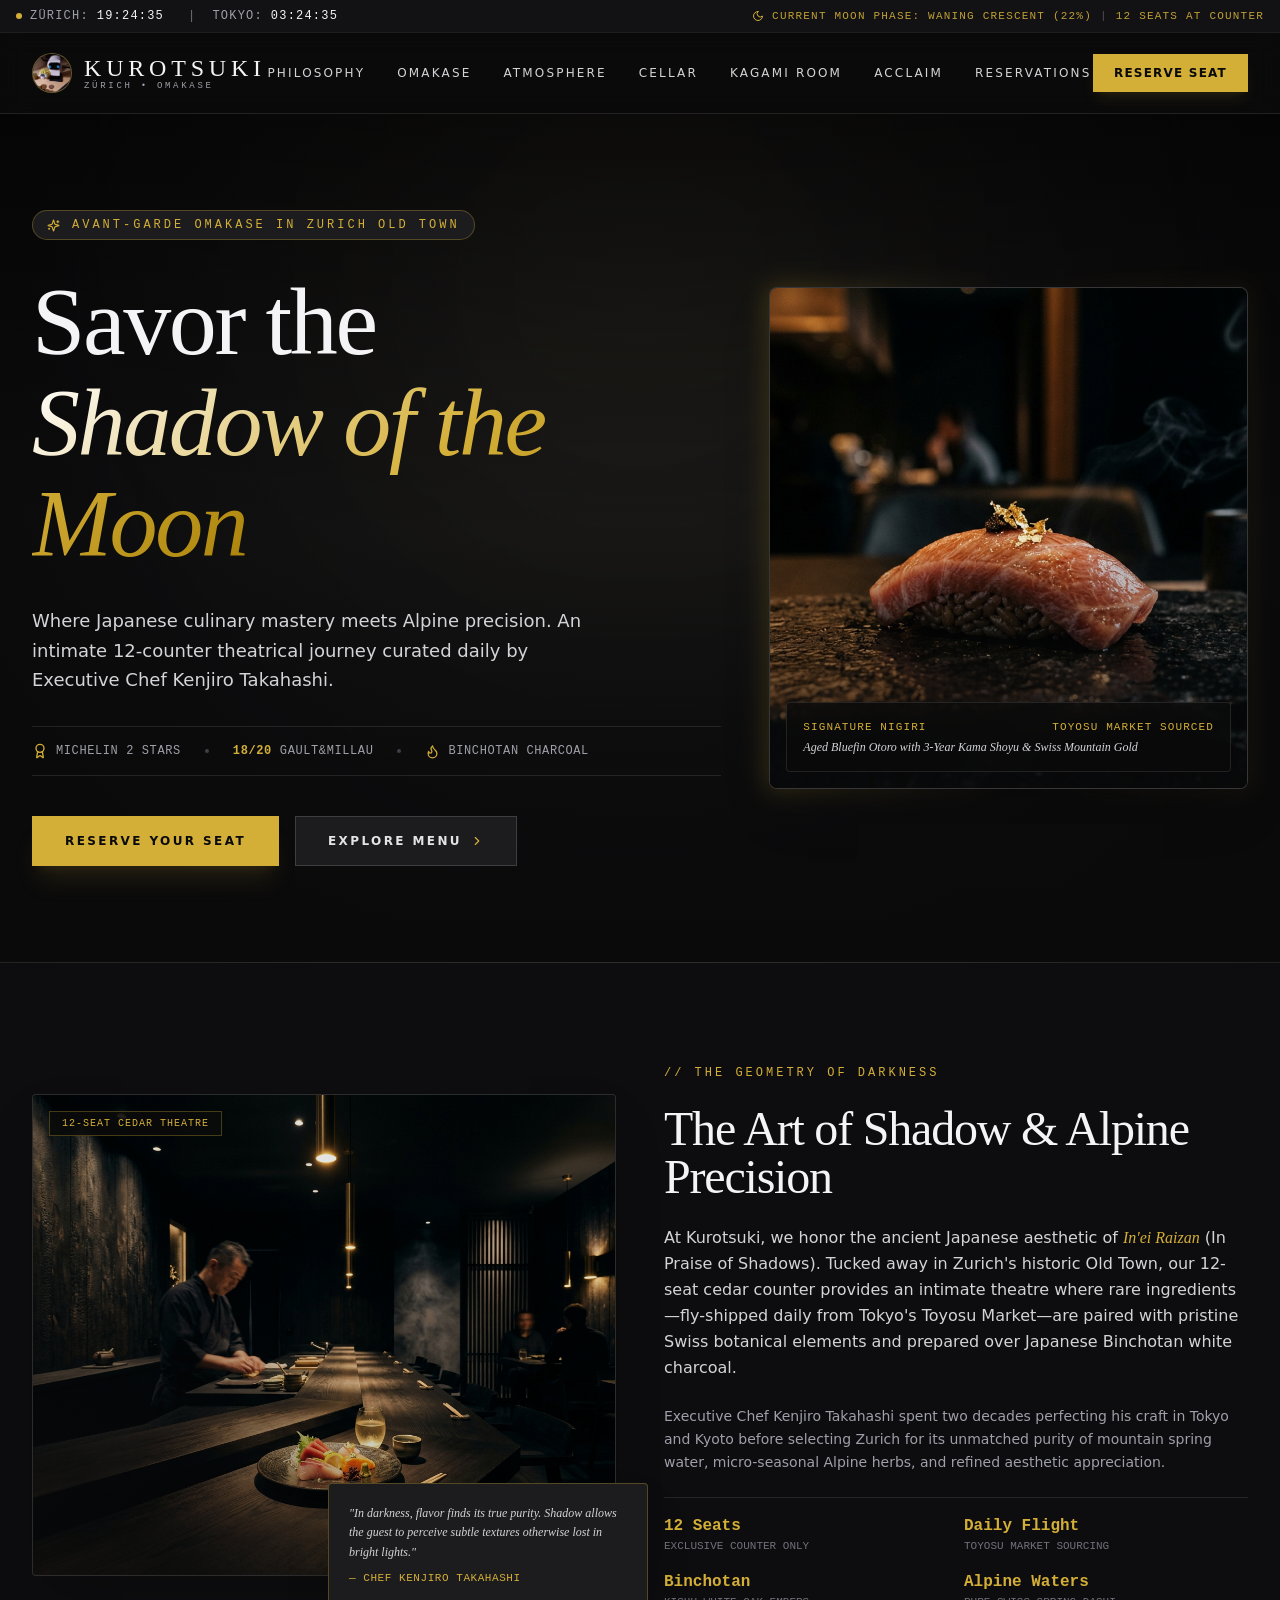
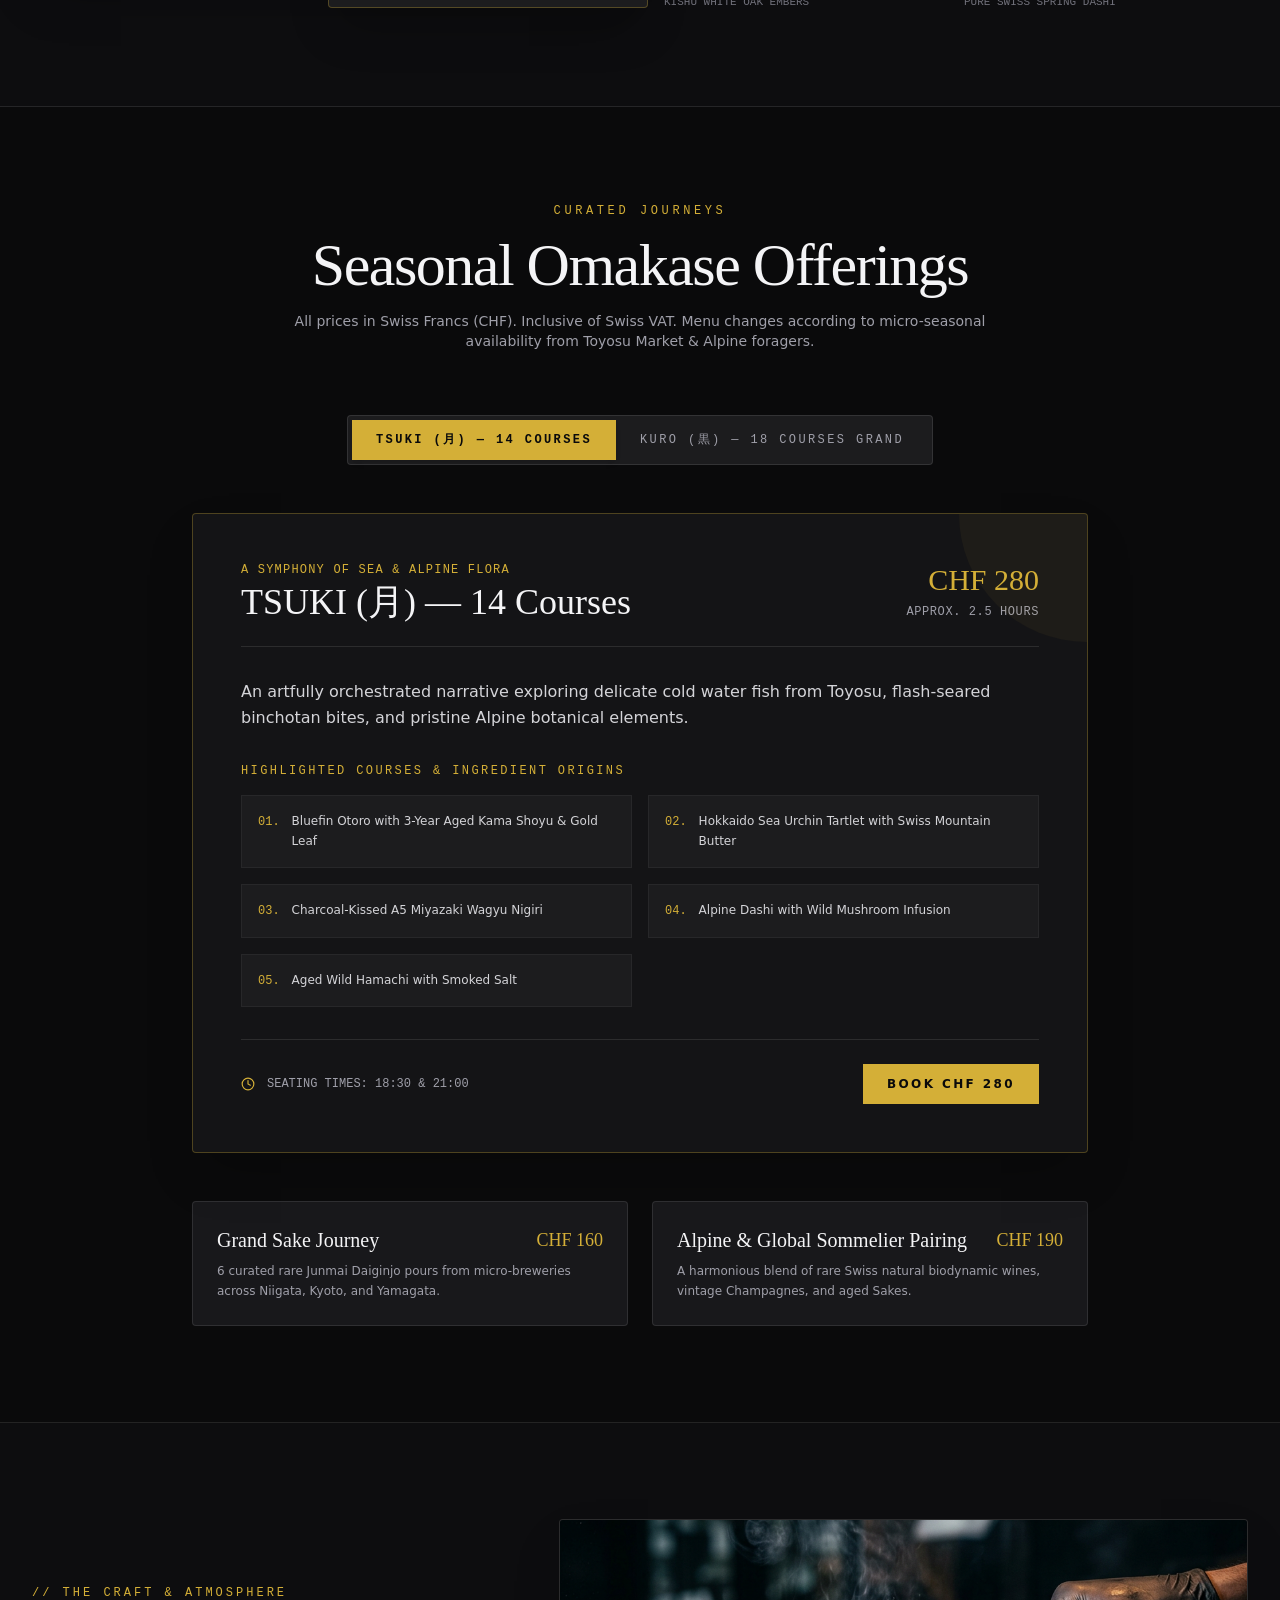
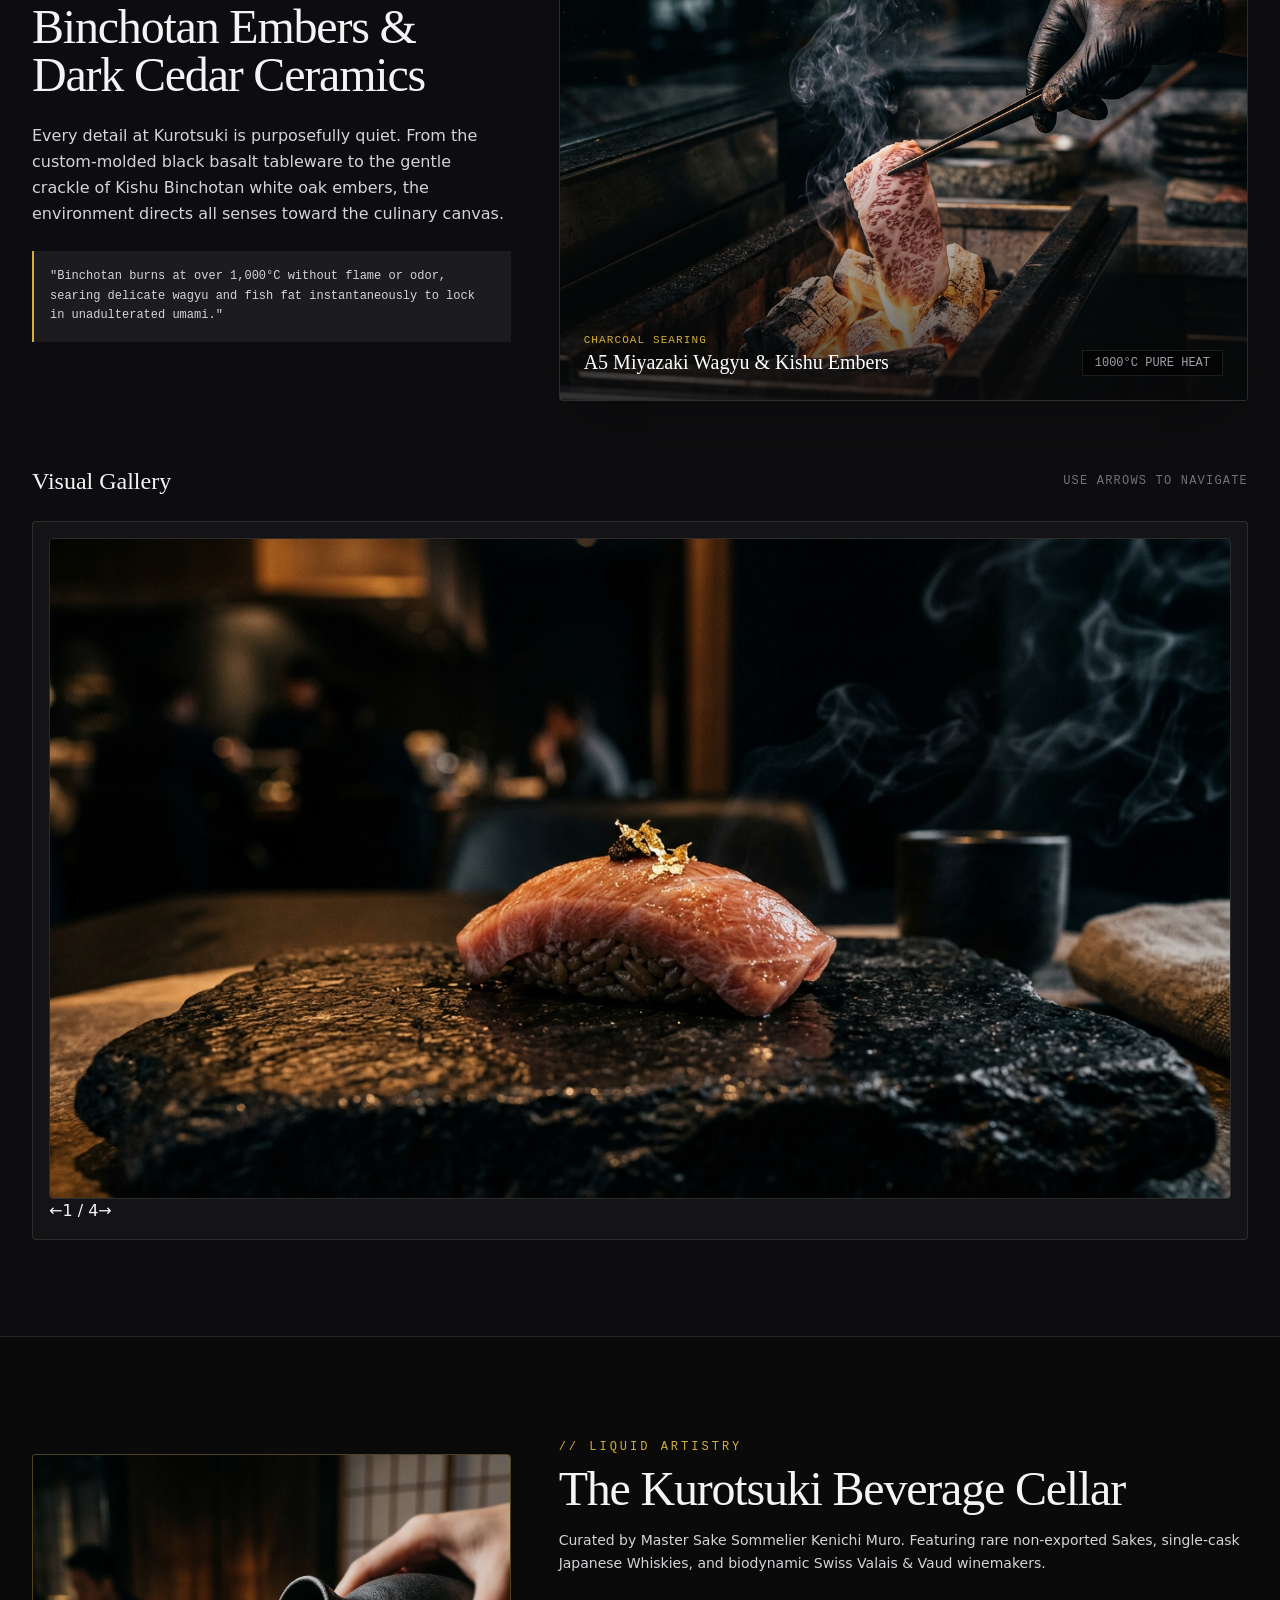
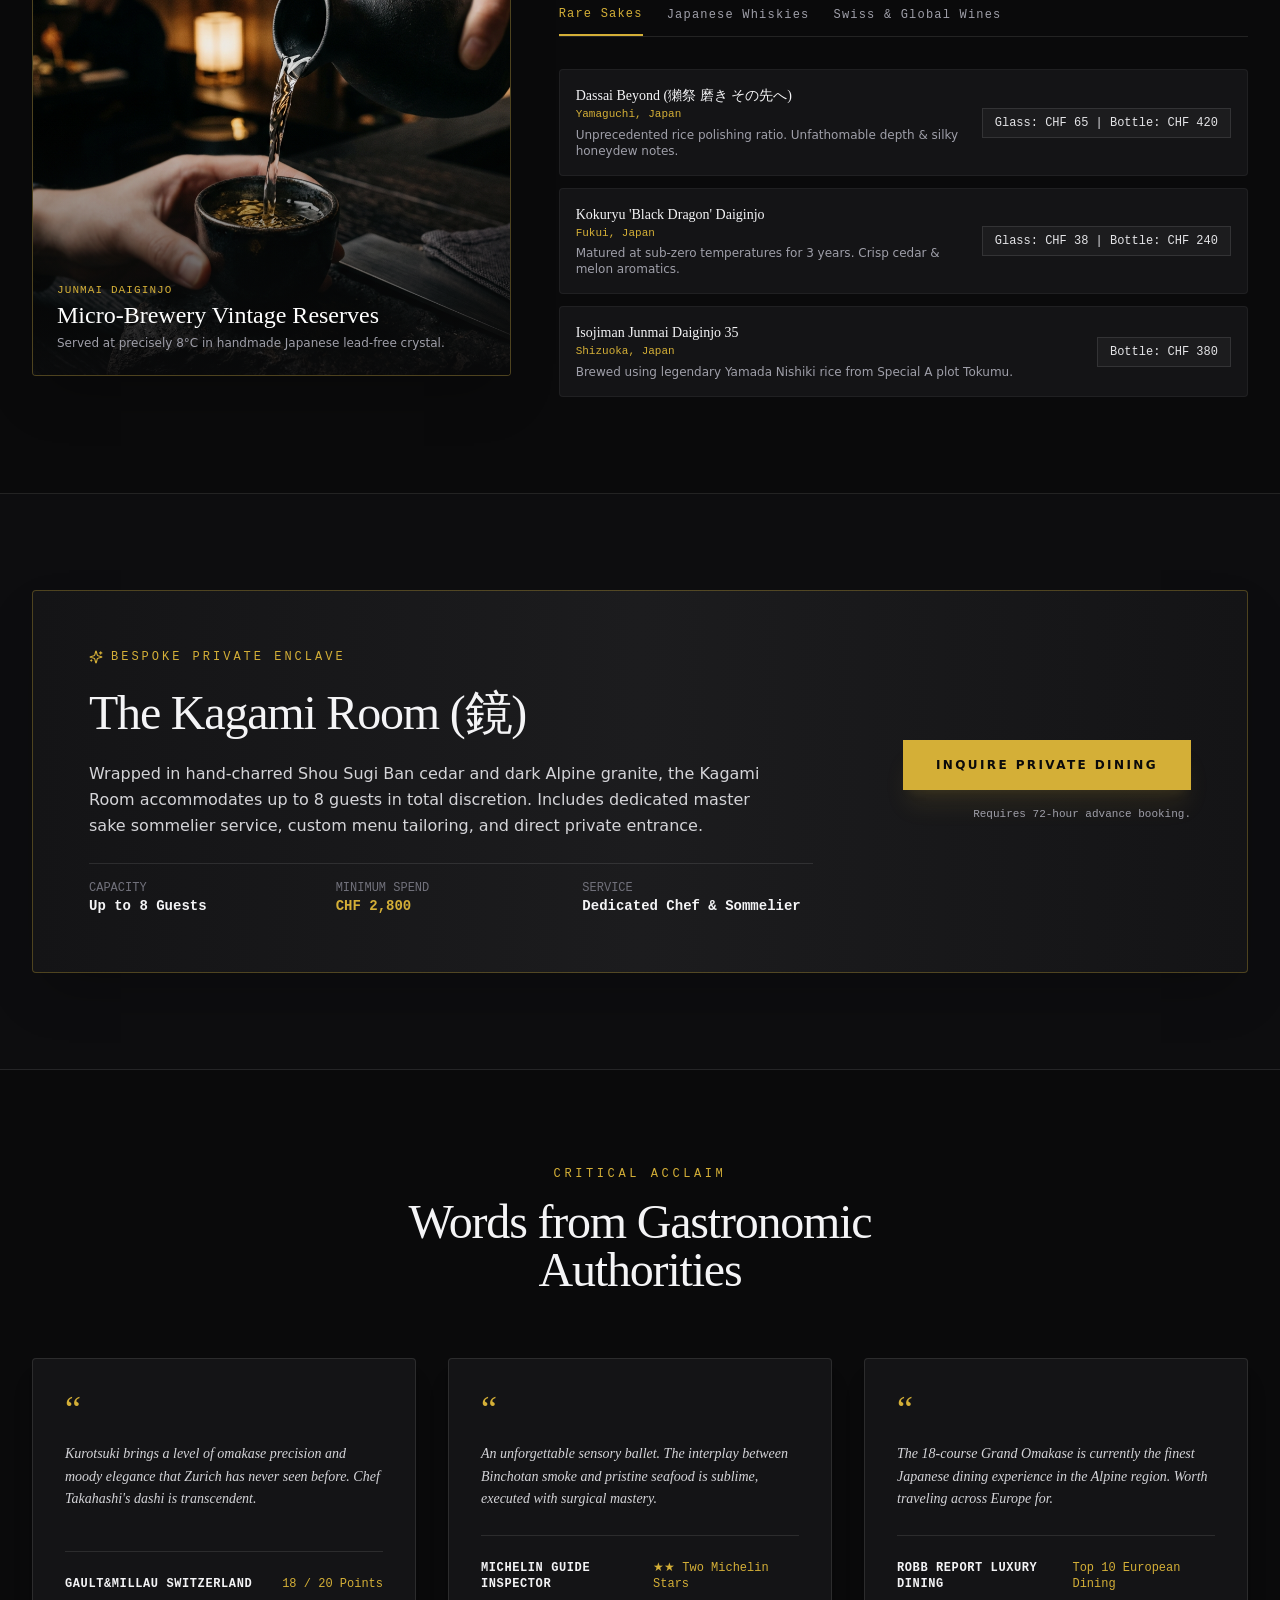
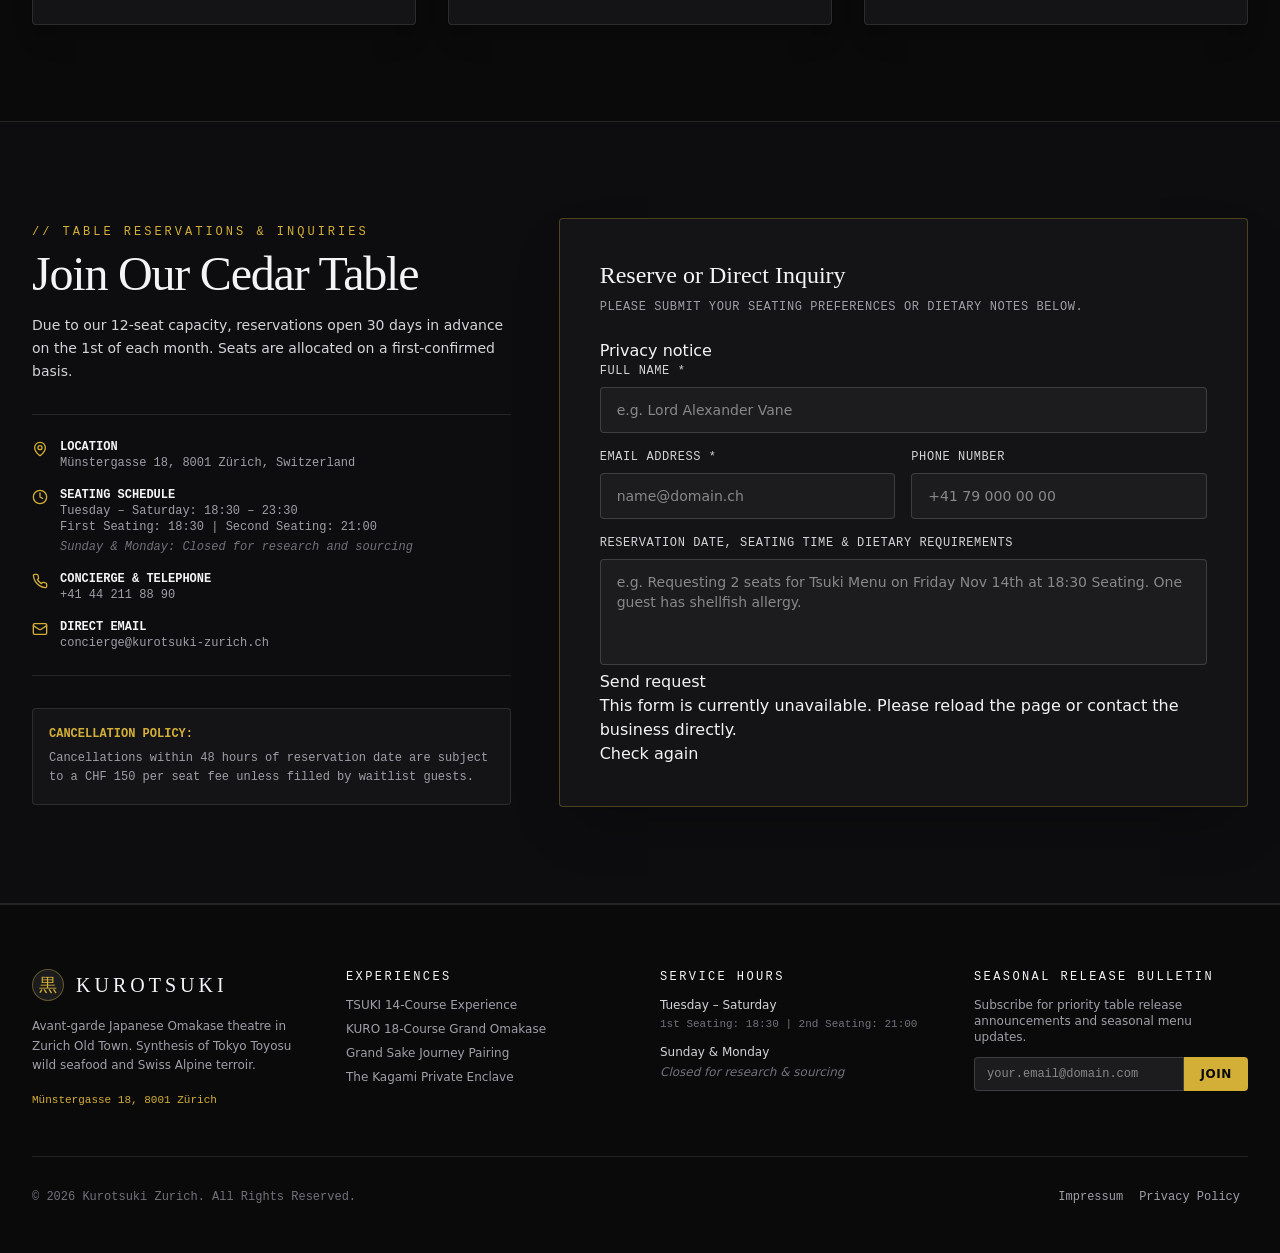
<file: index.html>
<!DOCTYPE html><html lang="en"><head><meta charset="UTF-8"><meta name="viewport" content="width=device-width,initial-scale=1.0"><meta name="theme-color" content="#111111"><title>Kurotsuki</title>  <script type="module" crossorigin="" src="./assets/index-BQl1YdFa.js"></script>
  <link rel="stylesheet" crossorigin="" href="./assets/index-BbRuBSQA.css">
<meta name="ezsites-version" content="i7l9khQAdhe9IdYIIWYNWz9JYHI3-create-02f9f6746663b0221f8cd4939208f114-ae-300351668c65506557ef4a21"></head><body><div id="root"></div><div id="ezsites-managed-legal" lang="en" role="contentinfo" aria-label="Legal Information" style="all:initial!important;font:14px/1.6 system-ui,sans-serif!important;color:#172033!important;display:block!important;position:relative!important;visibility:visible!important;opacity:1!important;padding:20px!important;background:#f5f6f8!important;text-align:center!important;clear:both!important;"><strong style="all:initial!important;font:14px/1.6 system-ui,sans-serif!important;color:#172033!important;display:inline!important;">Legal Information</strong> <a style="all:initial!important;font:14px/1.6 system-ui,sans-serif!important;color:#172033!important;display:inline-flex!important;align-items:center!important;min-height:44px!important;box-sizing:border-box!important;text-decoration:underline!important;padding:0 8px!important;" href="/legal#impressum">Impressum</a> <a style="all:initial!important;font:14px/1.6 system-ui,sans-serif!important;color:#172033!important;display:inline-flex!important;align-items:center!important;min-height:44px!important;box-sizing:border-box!important;text-decoration:underline!important;padding:0 8px!important;" href="/legal#privacy">Privacy Policy</a></div></body></html>
</file>
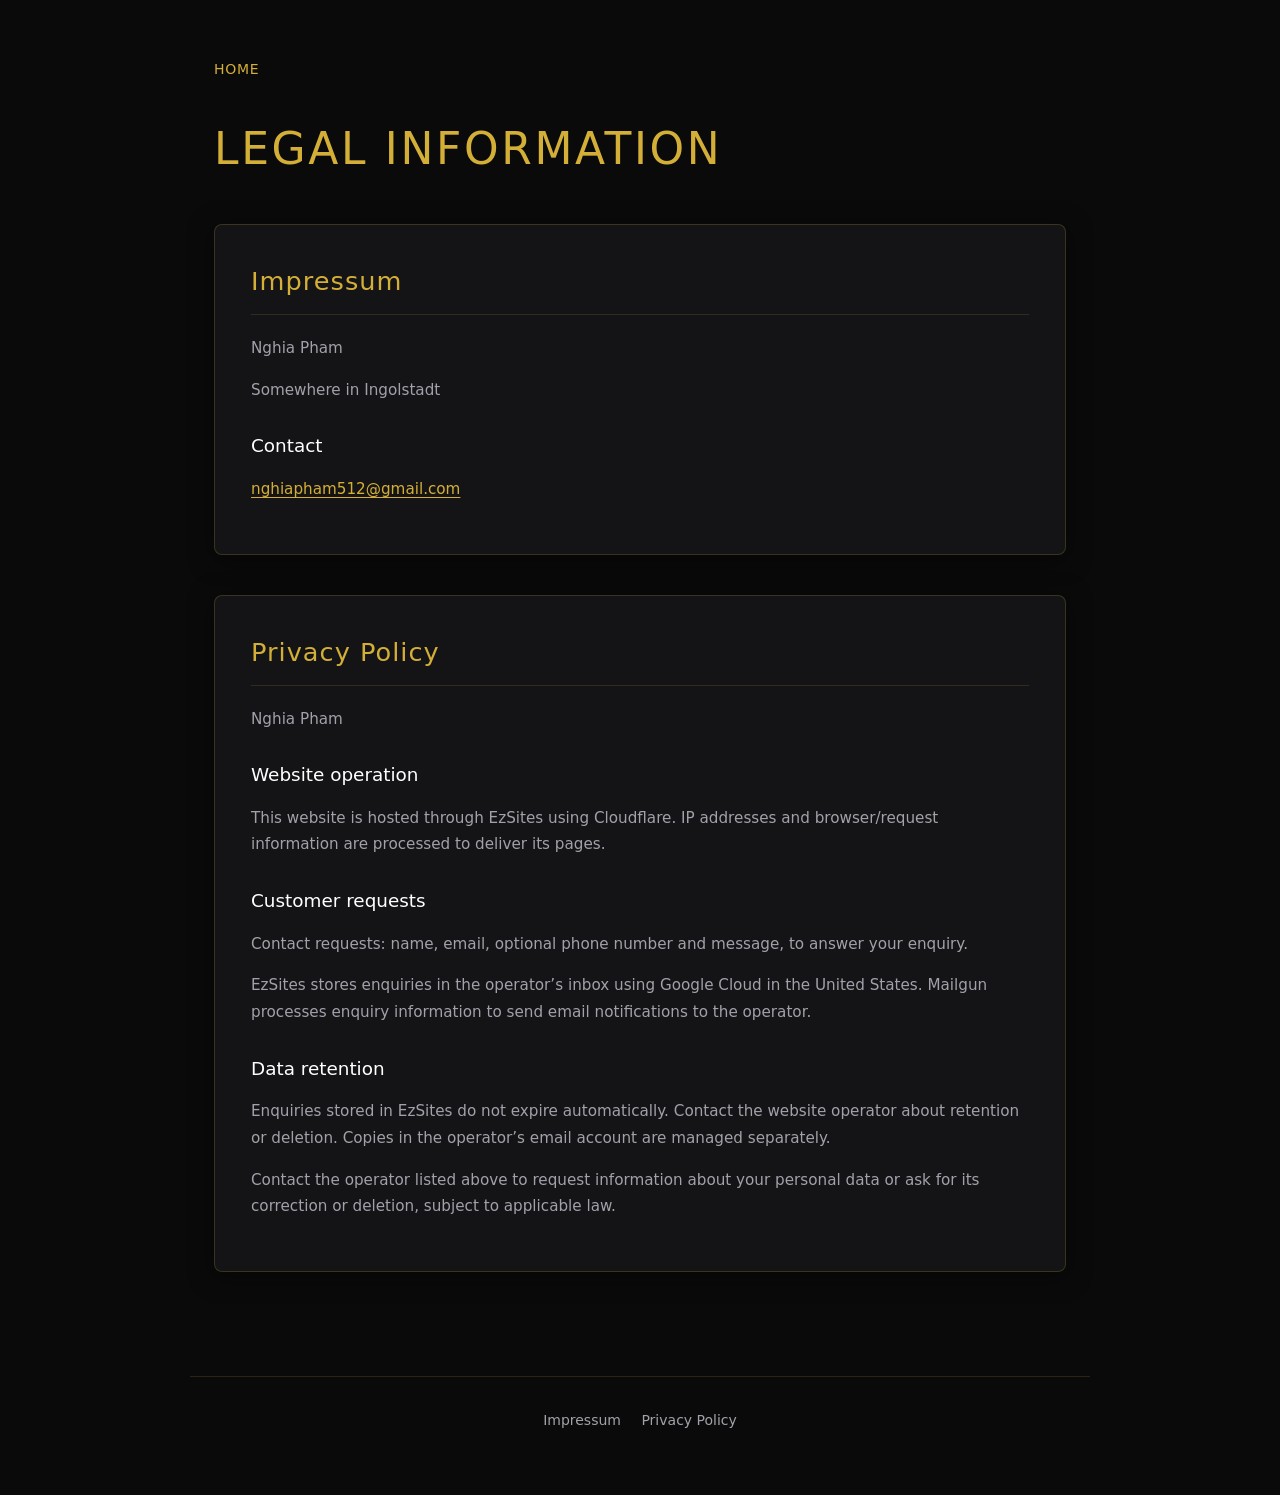
<file: legal/index.html>
<!DOCTYPE html><html lang="en"><head><meta charset="utf-8"><meta name="viewport" content="width=device-width,initial-scale=1"><meta name="ezsites-legal-design" content="1"><title>Legal Information</title><style>html, body { margin: 0; padding: 0; background-color: #0a0a0b; color: #f4f4f6; font-family: system-ui, -apple-system, BlinkMacSystemFont, 'Segoe UI', Roboto, Oxygen, Ubuntu, Cantarell, sans-serif; line-height: 1.6; } .legal-main { max-width: 900px; margin: 0 auto; padding: 3.5rem 1.5rem 4rem 1.5rem; box-sizing: border-box; } [data-ezsites-slot="home"] { margin-bottom: 2rem; } [data-ezsites-slot="home"] a { display: inline-flex; align-items: center; color: #d4af37; text-decoration: none; font-size: 0.875rem; font-weight: 500; letter-spacing: 0.05em; text-transform: uppercase; transition: color 0.2s ease, opacity 0.2s ease; } [data-ezsites-slot="home"] a:hover, [data-ezsites-slot="home"] a:focus-visible { color: #ffffff; outline: 2px solid #d4af37; outline-offset: 4px; border-radius: 2px; } [data-ezsites-slot="title"] { margin-bottom: 2.5rem; } [data-ezsites-slot="title"] h1 { font-size: 2.75rem; font-weight: 300; color: #d4af37; margin: 0; letter-spacing: 0.06em; text-transform: uppercase; word-wrap: break-word; overflow-wrap: break-word; } [data-ezsites-slot="notice"]:not(:empty) { margin-bottom: 2.5rem; padding: 1.25rem 1.5rem; background-color: rgba(212, 175, 55, 0.08); border: 1px solid rgba(212, 175, 55, 0.3); border-radius: 6px; color: #f4f4f6; font-size: 0.95rem; word-wrap: break-word; overflow-wrap: break-word; } [data-ezsites-slot="impressum"], [data-ezsites-slot="privacy"], [data-ezsites-slot="terms"] { margin-bottom: 2.5rem; padding: 2.25rem; background-color: #141416; border: 1px solid rgba(212, 175, 55, 0.2); border-radius: 8px; box-shadow: 0 4px 24px rgba(0, 0, 0, 0.5); word-wrap: break-word; overflow-wrap: break-word; } [data-ezsites-slot="impressum"] h2, [data-ezsites-slot="privacy"] h2, [data-ezsites-slot="terms"] h2 { font-size: 1.6rem; font-weight: 400; color: #d4af37; margin-top: 0; margin-bottom: 1.25rem; letter-spacing: 0.04em; border-bottom: 1px solid rgba(212, 175, 55, 0.15); padding-bottom: 0.75rem; word-wrap: break-word; overflow-wrap: break-word; } [data-ezsites-slot="impressum"] h3, [data-ezsites-slot="privacy"] h3, [data-ezsites-slot="terms"] h3 { font-size: 1.15rem; font-weight: 500; color: #ffffff; margin-top: 1.75rem; margin-bottom: 0.75rem; word-wrap: break-word; overflow-wrap: break-word; } [data-ezsites-slot="impressum"] p, [data-ezsites-slot="privacy"] p, [data-ezsites-slot="terms"] p, [data-ezsites-slot="impressum"] li, [data-ezsites-slot="privacy"] li, [data-ezsites-slot="terms"] li { color: #a1a1aa; font-size: 0.95rem; line-height: 1.75; word-wrap: break-word; overflow-wrap: break-word; } [data-ezsites-slot="impressum"] a, [data-ezsites-slot="privacy"] a, [data-ezsites-slot="terms"] a { color: #d4af37; text-decoration: underline; text-underline-offset: 3px; word-wrap: break-word; overflow-wrap: break-word; transition: color 0.2s ease; } [data-ezsites-slot="impressum"] a:hover, [data-ezsites-slot="privacy"] a:hover, [data-ezsites-slot="terms"] a:hover, [data-ezsites-slot="impressum"] a:focus-visible, [data-ezsites-slot="privacy"] a:focus-visible, [data-ezsites-slot="terms"] a:focus-visible { color: #ffffff; outline: 2px solid #d4af37; outline-offset: 2px; border-radius: 2px; } [data-ezsites-slot="impressum"] ul, [data-ezsites-slot="privacy"] ul, [data-ezsites-slot="terms"] ul { padding-left: 1.25rem; margin-bottom: 1rem; } footer { max-width: 900px; margin: 0 auto; padding: 2rem 1.5rem 4rem 1.5rem; border-top: 1px solid rgba(212, 175, 55, 0.15); box-sizing: border-box; } [data-ezsites-slot="footer"] { text-align: center; color: #71717a; font-size: 0.875rem; word-wrap: break-word; overflow-wrap: break-word; } [data-ezsites-slot="footer"] a { color: #a1a1aa; text-decoration: none; transition: color 0.2s ease; margin: 0 0.5rem; } [data-ezsites-slot="footer"] a:hover, [data-ezsites-slot="footer"] a:focus-visible { color: #d4af37; outline: 2px solid #d4af37; outline-offset: 2px; border-radius: 2px; } @media (max-width: 640px) { .legal-main { padding: 2rem 1rem 3rem 1rem; } [data-ezsites-slot="title"] h1 { font-size: 1.9rem; } [data-ezsites-slot="impressum"], [data-ezsites-slot="privacy"], [data-ezsites-slot="terms"] { padding: 1.5rem 1.25rem; } }</style><meta name="ezsites-version" content="i7l9khQAdhe9IdYIIWYNWz9JYHI3-create-02f9f6746663b0221f8cd4939208f114-ae-300351668c65506557ef4a21"></head><body><main class="legal-main"><div data-ezsites-slot="home"><a href="/">Home</a></div><div data-ezsites-slot="title"><h1>Legal Information</h1></div><div data-ezsites-slot="impressum"><section id="impressum" data-ezsites-legal-content="impressum">
    <h2>Impressum</h2><p>Nghia Pham</p><p>Somewhere in Ingolstadt</p>
    <h3>Contact</h3>
    <p><a href="mailto:nghiapham512@gmail.com">nghiapham512@gmail.com</a></p>
    
    
    
  </section></div><div data-ezsites-slot="privacy"><section id="privacy" data-ezsites-legal-content="privacy">
    <h2>Privacy Policy</h2><p>Nghia Pham</p>
    <h3>Website operation</h3><p>This website is hosted through EzSites using Cloudflare. IP addresses and browser/request information are processed to deliver its pages.</p>
    
    <h3>Customer requests</h3><p>Contact requests: name, email, optional phone number and message, to answer your enquiry.</p><p>EzSites stores enquiries in the operator’s inbox using Google Cloud in the United States. Mailgun processes enquiry information to send email notifications to the operator.</p>
    <h3>Data retention</h3><p>Enquiries stored in EzSites do not expire automatically. Contact the website operator about retention or deletion. Copies in the operator’s email account are managed separately.</p>
    <p>Contact the operator listed above to request information about your personal data or ask for its correction or deletion, subject to applicable law.</p>
    
  </section></div></main><footer><div data-ezsites-slot="footer"><nav aria-label="Legal Information"><a href="/legal#impressum">Impressum</a> <a href="/legal#privacy">Privacy Policy</a></nav></div></footer></body></html>
</file>
<file: assets/index-BbRuBSQA.css>
/*! tailwindcss v4.1.12 | MIT License | https://tailwindcss.com */@layer properties{@supports (((-webkit-hyphens:none)) and (not (margin-trim:inline))) or ((-moz-orient:inline) and (not (color:rgb(from red r g b)))){*,:before,:after,::backdrop{--tw-translate-x:0;--tw-translate-y:0;--tw-translate-z:0;--tw-rotate-x:initial;--tw-rotate-y:initial;--tw-rotate-z:initial;--tw-skew-x:initial;--tw-skew-y:initial;--tw-space-y-reverse:0;--tw-space-x-reverse:0;--tw-border-style:solid;--tw-gradient-position:initial;--tw-gradient-from:#0000;--tw-gradient-via:#0000;--tw-gradient-to:#0000;--tw-gradient-stops:initial;--tw-gradient-via-stops:initial;--tw-gradient-from-position:0%;--tw-gradient-via-position:50%;--tw-gradient-to-position:100%;--tw-leading:initial;--tw-font-weight:initial;--tw-tracking:initial;--tw-shadow:0 0 #0000;--tw-shadow-color:initial;--tw-shadow-alpha:100%;--tw-inset-shadow:0 0 #0000;--tw-inset-shadow-color:initial;--tw-inset-shadow-alpha:100%;--tw-ring-color:initial;--tw-ring-shadow:0 0 #0000;--tw-inset-ring-color:initial;--tw-inset-ring-shadow:0 0 #0000;--tw-ring-inset:initial;--tw-ring-offset-width:0px;--tw-ring-offset-color:#fff;--tw-ring-offset-shadow:0 0 #0000;--tw-outline-style:solid;--tw-blur:initial;--tw-brightness:initial;--tw-contrast:initial;--tw-grayscale:initial;--tw-hue-rotate:initial;--tw-invert:initial;--tw-opacity:initial;--tw-saturate:initial;--tw-sepia:initial;--tw-drop-shadow:initial;--tw-drop-shadow-color:initial;--tw-drop-shadow-alpha:100%;--tw-drop-shadow-size:initial;--tw-backdrop-blur:initial;--tw-backdrop-brightness:initial;--tw-backdrop-contrast:initial;--tw-backdrop-grayscale:initial;--tw-backdrop-hue-rotate:initial;--tw-backdrop-invert:initial;--tw-backdrop-opacity:initial;--tw-backdrop-saturate:initial;--tw-backdrop-sepia:initial;--tw-duration:initial;--tw-scale-x:1;--tw-scale-y:1;--tw-scale-z:1}}}@layer theme{:root,:host{--font-sans:ui-sans-serif,system-ui,sans-serif,"Apple Color Emoji","Segoe UI Emoji","Segoe UI Symbol","Noto Color Emoji";--font-serif:ui-serif,Georgia,Cambria,"Times New Roman",Times,serif;--font-mono:ui-monospace,SFMono-Regular,Menlo,Monaco,Consolas,"Liberation Mono","Courier New",monospace;--color-zinc-200:oklch(92% .004 286.32);--color-zinc-300:oklch(87.1% .006 286.286);--color-zinc-400:oklch(70.5% .015 286.067);--color-zinc-500:oklch(55.2% .016 285.938);--color-zinc-600:oklch(44.2% .017 285.786);--color-zinc-700:oklch(37% .013 285.805);--color-black:#000;--color-white:#fff;--spacing:.25rem;--container-xs:20rem;--container-md:28rem;--container-xl:36rem;--container-2xl:42rem;--container-3xl:48rem;--container-4xl:56rem;--container-7xl:80rem;--text-xs:.75rem;--text-xs--line-height:calc(1/.75);--text-sm:.875rem;--text-sm--line-height:calc(1.25/.875);--text-base:1rem;--text-base--line-height: 1.5 ;--text-lg:1.125rem;--text-lg--line-height:calc(1.75/1.125);--text-xl:1.25rem;--text-xl--line-height:calc(1.75/1.25);--text-2xl:1.5rem;--text-2xl--line-height:calc(2/1.5);--text-3xl:1.875rem;--text-3xl--line-height: 1.2 ;--text-4xl:2.25rem;--text-4xl--line-height:calc(2.5/2.25);--text-5xl:3rem;--text-5xl--line-height:1;--text-6xl:3.75rem;--text-6xl--line-height:1;--text-7xl:4.5rem;--text-7xl--line-height:1;--text-8xl:6rem;--text-8xl--line-height:1;--font-weight-light:300;--font-weight-normal:400;--font-weight-medium:500;--font-weight-semibold:600;--font-weight-bold:700;--tracking-tight:-.025em;--tracking-normal:0em;--tracking-wider:.05em;--tracking-widest:.1em;--leading-relaxed:1.625;--radius-sm:.25rem;--radius-lg:.5rem;--radius-xl:.75rem;--animate-pulse:pulse 2s cubic-bezier(.4,0,.6,1)infinite;--blur-md:12px;--default-transition-duration:.15s;--default-transition-timing-function:cubic-bezier(.4,0,.2,1);--default-font-family:var(--font-sans);--default-mono-font-family:var(--font-mono)}}@layer base{*,:after,:before,::backdrop{box-sizing:border-box;border:0 solid;margin:0;padding:0}::file-selector-button{box-sizing:border-box;border:0 solid;margin:0;padding:0}html,:host{-webkit-text-size-adjust:100%;tab-size:4;line-height:1.5;font-family:var(--default-font-family,ui-sans-serif,system-ui,sans-serif,"Apple Color Emoji","Segoe UI Emoji","Segoe UI Symbol","Noto Color Emoji");font-feature-settings:var(--default-font-feature-settings,normal);font-variation-settings:var(--default-font-variation-settings,normal);-webkit-tap-highlight-color:transparent}hr{height:0;color:inherit;border-top-width:1px}abbr:where([title]){-webkit-text-decoration:underline dotted;text-decoration:underline dotted}h1,h2,h3,h4,h5,h6{font-size:inherit;font-weight:inherit}a{color:inherit;-webkit-text-decoration:inherit;text-decoration:inherit}b,strong{font-weight:bolder}code,kbd,samp,pre{font-family:var(--default-mono-font-family,ui-monospace,SFMono-Regular,Menlo,Monaco,Consolas,"Liberation Mono","Courier New",monospace);font-feature-settings:var(--default-mono-font-feature-settings,normal);font-variation-settings:var(--default-mono-font-variation-settings,normal);font-size:1em}small{font-size:80%}sub,sup{vertical-align:baseline;font-size:75%;line-height:0;position:relative}sub{bottom:-.25em}sup{top:-.5em}table{text-indent:0;border-color:inherit;border-collapse:collapse}:-moz-focusring{outline:auto}progress{vertical-align:baseline}summary{display:list-item}ol,ul,menu{list-style:none}img,svg,video,canvas,audio,iframe,embed,object{vertical-align:middle;display:block}img,video{max-width:100%;height:auto}button,input,select,optgroup,textarea{font:inherit;font-feature-settings:inherit;font-variation-settings:inherit;letter-spacing:inherit;color:inherit;opacity:1;background-color:#0000;border-radius:0}::file-selector-button{font:inherit;font-feature-settings:inherit;font-variation-settings:inherit;letter-spacing:inherit;color:inherit;opacity:1;background-color:#0000;border-radius:0}:where(select:is([multiple],[size])) optgroup{font-weight:bolder}:where(select:is([multiple],[size])) optgroup option{padding-inline-start:20px}::file-selector-button{margin-inline-end:4px}::placeholder{opacity:1}@supports (not ((-webkit-appearance:-apple-pay-button))) or (contain-intrinsic-size:1px){::placeholder{color:currentColor}@supports (color:color-mix(in lab,red,red)){::placeholder{color:color-mix(in oklab,currentcolor 50%,transparent)}}}textarea{resize:vertical}::-webkit-search-decoration{-webkit-appearance:none}::-webkit-date-and-time-value{min-height:1lh;text-align:inherit}::-webkit-datetime-edit{display:inline-flex}::-webkit-datetime-edit-fields-wrapper{padding:0}::-webkit-datetime-edit{padding-block:0}::-webkit-datetime-edit-year-field{padding-block:0}::-webkit-datetime-edit-month-field{padding-block:0}::-webkit-datetime-edit-day-field{padding-block:0}::-webkit-datetime-edit-hour-field{padding-block:0}::-webkit-datetime-edit-minute-field{padding-block:0}::-webkit-datetime-edit-second-field{padding-block:0}::-webkit-datetime-edit-millisecond-field{padding-block:0}::-webkit-datetime-edit-meridiem-field{padding-block:0}::-webkit-calendar-picker-indicator{line-height:1}:-moz-ui-invalid{box-shadow:none}button,input:where([type=button],[type=reset],[type=submit]){appearance:button}::file-selector-button{appearance:button}::-webkit-inner-spin-button{height:auto}::-webkit-outer-spin-button{height:auto}[hidden]:where(:not([hidden=until-found])){display:none!important}:root{--text-muted:#a1a1aa}body{font-family:system-ui,-apple-system,BlinkMacSystemFont,Segoe UI,Roboto,Oxygen,Ubuntu,Cantarell,sans-serif;overflow-x:hidden}}@layer components;@layer utilities{.pointer-events-none{pointer-events:none}.visible{visibility:visible}.absolute{position:absolute}.relative{position:relative}.sticky{position:sticky}.-inset-1{inset:calc(var(--spacing)*-1)}.inset-0{inset:calc(var(--spacing)*0)}.-top-32{top:calc(var(--spacing)*-32)}.top-0{top:calc(var(--spacing)*0)}.top-4{top:calc(var(--spacing)*4)}.right-0{right:calc(var(--spacing)*0)}.right-4{right:calc(var(--spacing)*4)}.right-6{right:calc(var(--spacing)*6)}.bottom-4{bottom:calc(var(--spacing)*4)}.bottom-6{bottom:calc(var(--spacing)*6)}.left-1\/2{left:50%}.left-4{left:calc(var(--spacing)*4)}.left-6{left:calc(var(--spacing)*6)}.z-10{z-index:10}.z-20{z-index:20}.z-40{z-index:40}.z-50{z-index:50}.order-1{order:1}.order-2{order:2}.mx-2{margin-inline:calc(var(--spacing)*2)}.mx-auto{margin-inline:auto}.-mt-1{margin-top:calc(var(--spacing)*-1)}.mt-0\.5{margin-top:calc(var(--spacing)*.5)}.mt-1{margin-top:calc(var(--spacing)*1)}.mt-2{margin-top:calc(var(--spacing)*2)}.mt-4{margin-top:calc(var(--spacing)*4)}.mt-6{margin-top:calc(var(--spacing)*6)}.mt-12{margin-top:calc(var(--spacing)*12)}.mb-1{margin-bottom:calc(var(--spacing)*1)}.mb-2{margin-bottom:calc(var(--spacing)*2)}.mb-6{margin-bottom:calc(var(--spacing)*6)}.mb-8{margin-bottom:calc(var(--spacing)*8)}.mb-12{margin-bottom:calc(var(--spacing)*12)}.mb-16{margin-bottom:calc(var(--spacing)*16)}.ml-2{margin-left:calc(var(--spacing)*2)}.block{display:block}.flex{display:flex}.grid{display:grid}.hidden{display:none}.inline-block{display:inline-block}.inline-flex{display:inline-flex}.table{display:table}.h-1{height:calc(var(--spacing)*1)}.h-1\.5{height:calc(var(--spacing)*1.5)}.h-8{height:calc(var(--spacing)*8)}.h-10{height:calc(var(--spacing)*10)}.h-20{height:calc(var(--spacing)*20)}.h-32{height:calc(var(--spacing)*32)}.h-\[380px\]{height:380px}.h-\[400px\]{height:400px}.h-\[420px\]{height:420px}.h-\[480px\]{height:480px}.h-\[520px\]{height:520px}.h-\[600px\]{height:600px}.h-full{height:100%}.min-h-\[90vh\]{min-height:90vh}.min-h-screen{min-height:100vh}.w-1{width:calc(var(--spacing)*1)}.w-1\.5{width:calc(var(--spacing)*1.5)}.w-8{width:calc(var(--spacing)*8)}.w-10{width:calc(var(--spacing)*10)}.w-32{width:calc(var(--spacing)*32)}.w-\[600px\]{width:600px}.w-full{width:100%}.max-w-2xl{max-width:var(--container-2xl)}.max-w-3xl{max-width:var(--container-3xl)}.max-w-4xl{max-width:var(--container-4xl)}.max-w-7xl{max-width:var(--container-7xl)}.max-w-md{max-width:var(--container-md)}.max-w-xl{max-width:var(--container-xl)}.shrink-0{flex-shrink:0}.-translate-x-1\/2{--tw-translate-x: -50% ;translate:var(--tw-translate-x)var(--tw-translate-y)}.transform{transform:var(--tw-rotate-x,)var(--tw-rotate-y,)var(--tw-rotate-z,)var(--tw-skew-x,)var(--tw-skew-y,)}.animate-pulse{animation:var(--animate-pulse)}.resize{resize:both}.resize-none{resize:none}.grid-cols-1{grid-template-columns:repeat(1,minmax(0,1fr))}.grid-cols-2{grid-template-columns:repeat(2,minmax(0,1fr))}.flex-col{flex-direction:column}.flex-wrap{flex-wrap:wrap}.items-center{align-items:center}.items-end{align-items:flex-end}.items-start{align-items:flex-start}.justify-between{justify-content:space-between}.justify-center{justify-content:center}.gap-1{gap:calc(var(--spacing)*1)}.gap-2{gap:calc(var(--spacing)*2)}.gap-3{gap:calc(var(--spacing)*3)}.gap-4{gap:calc(var(--spacing)*4)}.gap-6{gap:calc(var(--spacing)*6)}.gap-8{gap:calc(var(--spacing)*8)}.gap-10{gap:calc(var(--spacing)*10)}.gap-12{gap:calc(var(--spacing)*12)}:where(.space-y-1>:not(:last-child)){--tw-space-y-reverse:0;margin-block-start:calc(calc(var(--spacing)*1)*var(--tw-space-y-reverse));margin-block-end:calc(calc(var(--spacing)*1)*calc(1 - var(--tw-space-y-reverse)))}:where(.space-y-2>:not(:last-child)){--tw-space-y-reverse:0;margin-block-start:calc(calc(var(--spacing)*2)*var(--tw-space-y-reverse));margin-block-end:calc(calc(var(--spacing)*2)*calc(1 - var(--tw-space-y-reverse)))}:where(.space-y-3>:not(:last-child)){--tw-space-y-reverse:0;margin-block-start:calc(calc(var(--spacing)*3)*var(--tw-space-y-reverse));margin-block-end:calc(calc(var(--spacing)*3)*calc(1 - var(--tw-space-y-reverse)))}:where(.space-y-4>:not(:last-child)){--tw-space-y-reverse:0;margin-block-start:calc(calc(var(--spacing)*4)*var(--tw-space-y-reverse));margin-block-end:calc(calc(var(--spacing)*4)*calc(1 - var(--tw-space-y-reverse)))}:where(.space-y-6>:not(:last-child)){--tw-space-y-reverse:0;margin-block-start:calc(calc(var(--spacing)*6)*var(--tw-space-y-reverse));margin-block-end:calc(calc(var(--spacing)*6)*calc(1 - var(--tw-space-y-reverse)))}:where(.space-y-8>:not(:last-child)){--tw-space-y-reverse:0;margin-block-start:calc(calc(var(--spacing)*8)*var(--tw-space-y-reverse));margin-block-end:calc(calc(var(--spacing)*8)*calc(1 - var(--tw-space-y-reverse)))}:where(.space-x-6>:not(:last-child)){--tw-space-x-reverse:0;margin-inline-start:calc(calc(var(--spacing)*6)*var(--tw-space-x-reverse));margin-inline-end:calc(calc(var(--spacing)*6)*calc(1 - var(--tw-space-x-reverse)))}:where(.space-x-8>:not(:last-child)){--tw-space-x-reverse:0;margin-inline-start:calc(calc(var(--spacing)*8)*var(--tw-space-x-reverse));margin-inline-end:calc(calc(var(--spacing)*8)*calc(1 - var(--tw-space-x-reverse)))}.self-start{align-self:flex-start}.overflow-hidden{overflow:hidden}.rounded-full{border-radius:3.40282e38px}.rounded-lg{border-radius:var(--radius-lg)}.rounded-sm{border-radius:var(--radius-sm)}.rounded-xl{border-radius:var(--radius-xl)}.rounded-l-sm{border-top-left-radius:var(--radius-sm);border-bottom-left-radius:var(--radius-sm)}.rounded-r-sm{border-top-right-radius:var(--radius-sm);border-bottom-right-radius:var(--radius-sm)}.rounded-bl-full{border-bottom-left-radius:3.40282e38px}.border{border-style:var(--tw-border-style);border-width:1px}.border-y{border-block-style:var(--tw-border-style);border-block-width:1px}.border-t{border-top-style:var(--tw-border-style);border-top-width:1px}.border-b{border-bottom-style:var(--tw-border-style);border-bottom-width:1px}.border-b-2{border-bottom-style:var(--tw-border-style);border-bottom-width:2px}.border-l-2{border-left-style:var(--tw-border-style);border-left-width:2px}.border-\[\#D4AF37\]{border-color:#d4af37}.border-\[\#D4AF37\]\/30{border-color:#d4af374d}.border-\[\#D4AF37\]\/40{border-color:#d4af3766}.border-transparent{border-color:#0000}.border-white\/5{border-color:#ffffff0d}@supports (color:color-mix(in lab,red,red)){.border-white\/5{border-color:color-mix(in oklab,var(--color-white)5%,transparent)}}.border-white\/10{border-color:#ffffff1a}@supports (color:color-mix(in lab,red,red)){.border-white\/10{border-color:color-mix(in oklab,var(--color-white)10%,transparent)}}.border-white\/15{border-color:#ffffff26}@supports (color:color-mix(in lab,red,red)){.border-white\/15{border-color:color-mix(in oklab,var(--color-white)15%,transparent)}}.bg-\[\#0A0A0B\]{background-color:#0a0a0b}.bg-\[\#0A0A0B\]\/80{background-color:#0a0a0bcc}.bg-\[\#0A0A0B\]\/90{background-color:#0a0a0be6}.bg-\[\#0D0D0F\]{background-color:#0d0d0f}.bg-\[\#1C1C1E\]{background-color:#1c1c1e}.bg-\[\#18181B\]{background-color:#18181b}.bg-\[\#121214\]{background-color:#121214}.bg-\[\#141416\]{background-color:#141416}.bg-\[\#D4AF37\]{background-color:#d4af37}.bg-\[\#D4AF37\]\/5{background-color:#d4af370d}.bg-black\/60{background-color:#0009}@supports (color:color-mix(in lab,red,red)){.bg-black\/60{background-color:color-mix(in oklab,var(--color-black)60%,transparent)}}.bg-zinc-700{background-color:var(--color-zinc-700)}.bg-gradient-to-r{--tw-gradient-position:to right in oklab;background-image:linear-gradient(var(--tw-gradient-stops))}.bg-gradient-to-t{--tw-gradient-position:to top in oklab;background-image:linear-gradient(var(--tw-gradient-stops))}.bg-gradient-to-tr{--tw-gradient-position:to top right in oklab;background-image:linear-gradient(var(--tw-gradient-stops))}.from-\[\#0A0A0B\]{--tw-gradient-from:#0a0a0b;--tw-gradient-stops:var(--tw-gradient-via-stops,var(--tw-gradient-position),var(--tw-gradient-from)var(--tw-gradient-from-position),var(--tw-gradient-to)var(--tw-gradient-to-position))}.from-\[\#0A0A0B\]\/80{--tw-gradient-from:oklab(14.5249% .000592314 -.00204784/.8);--tw-gradient-stops:var(--tw-gradient-via-stops,var(--tw-gradient-position),var(--tw-gradient-from)var(--tw-gradient-from-position),var(--tw-gradient-to)var(--tw-gradient-to-position))}.from-\[\#141416\]{--tw-gradient-from:#141416;--tw-gradient-stops:var(--tw-gradient-via-stops,var(--tw-gradient-position),var(--tw-gradient-from)var(--tw-gradient-from-position),var(--tw-gradient-to)var(--tw-gradient-to-position))}.from-\[\#D4AF37\]\/30{--tw-gradient-from:oklab(76.6528% -.00256401 .138654/.3);--tw-gradient-stops:var(--tw-gradient-via-stops,var(--tw-gradient-position),var(--tw-gradient-from)var(--tw-gradient-from-position),var(--tw-gradient-to)var(--tw-gradient-to-position))}.via-\[\#1C1C1E\]{--tw-gradient-via:#1c1c1e;--tw-gradient-via-stops:var(--tw-gradient-position),var(--tw-gradient-from)var(--tw-gradient-from-position),var(--tw-gradient-via)var(--tw-gradient-via-position),var(--tw-gradient-to)var(--tw-gradient-to-position);--tw-gradient-stops:var(--tw-gradient-via-stops)}.via-transparent{--tw-gradient-via:transparent;--tw-gradient-via-stops:var(--tw-gradient-position),var(--tw-gradient-from)var(--tw-gradient-from-position),var(--tw-gradient-via)var(--tw-gradient-via-position),var(--tw-gradient-to)var(--tw-gradient-to-position);--tw-gradient-stops:var(--tw-gradient-via-stops)}.to-\[\#141416\]{--tw-gradient-to:#141416;--tw-gradient-stops:var(--tw-gradient-via-stops,var(--tw-gradient-position),var(--tw-gradient-from)var(--tw-gradient-from-position),var(--tw-gradient-to)var(--tw-gradient-to-position))}.to-\[\#D4AF37\]\/10{--tw-gradient-to:oklab(76.6528% -.00256401 .138654/.1);--tw-gradient-stops:var(--tw-gradient-via-stops,var(--tw-gradient-position),var(--tw-gradient-from)var(--tw-gradient-from-position),var(--tw-gradient-to)var(--tw-gradient-to-position))}.to-black\/60{--tw-gradient-to:#0009}@supports (color:color-mix(in lab,red,red)){.to-black\/60{--tw-gradient-to:color-mix(in oklab,var(--color-black)60%,transparent)}}.to-black\/60{--tw-gradient-stops:var(--tw-gradient-via-stops,var(--tw-gradient-position),var(--tw-gradient-from)var(--tw-gradient-from-position),var(--tw-gradient-to)var(--tw-gradient-to-position))}.to-transparent{--tw-gradient-to:transparent;--tw-gradient-stops:var(--tw-gradient-via-stops,var(--tw-gradient-position),var(--tw-gradient-from)var(--tw-gradient-from-position),var(--tw-gradient-to)var(--tw-gradient-to-position))}.object-cover{object-fit:cover}.p-1{padding:calc(var(--spacing)*1)}.p-2{padding:calc(var(--spacing)*2)}.p-4{padding:calc(var(--spacing)*4)}.p-5{padding:calc(var(--spacing)*5)}.p-6{padding:calc(var(--spacing)*6)}.p-8{padding:calc(var(--spacing)*8)}.px-3{padding-inline:calc(var(--spacing)*3)}.px-3\.5{padding-inline:calc(var(--spacing)*3.5)}.px-4{padding-inline:calc(var(--spacing)*4)}.px-5{padding-inline:calc(var(--spacing)*5)}.px-6{padding-inline:calc(var(--spacing)*6)}.px-8{padding-inline:calc(var(--spacing)*8)}.py-1{padding-block:calc(var(--spacing)*1)}.py-1\.5{padding-block:calc(var(--spacing)*1.5)}.py-2{padding-block:calc(var(--spacing)*2)}.py-2\.5{padding-block:calc(var(--spacing)*2.5)}.py-3{padding-block:calc(var(--spacing)*3)}.py-4{padding-block:calc(var(--spacing)*4)}.py-6{padding-block:calc(var(--spacing)*6)}.py-16{padding-block:calc(var(--spacing)*16)}.py-24{padding-block:calc(var(--spacing)*24)}.pt-2{padding-top:calc(var(--spacing)*2)}.pt-4{padding-top:calc(var(--spacing)*4)}.pt-6{padding-top:calc(var(--spacing)*6)}.pt-8{padding-top:calc(var(--spacing)*8)}.pt-16{padding-top:calc(var(--spacing)*16)}.pb-3{padding-bottom:calc(var(--spacing)*3)}.pb-6{padding-bottom:calc(var(--spacing)*6)}.pb-12{padding-bottom:calc(var(--spacing)*12)}.text-center{text-align:center}.text-left{text-align:left}.font-mono{font-family:var(--font-mono)}.font-sans{font-family:var(--font-sans)}.font-serif{font-family:var(--font-serif)}.text-2xl{font-size:var(--text-2xl);line-height:var(--tw-leading,var(--text-2xl--line-height))}.text-3xl{font-size:var(--text-3xl);line-height:var(--tw-leading,var(--text-3xl--line-height))}.text-4xl{font-size:var(--text-4xl);line-height:var(--tw-leading,var(--text-4xl--line-height))}.text-5xl{font-size:var(--text-5xl);line-height:var(--tw-leading,var(--text-5xl--line-height))}.text-base{font-size:var(--text-base);line-height:var(--tw-leading,var(--text-base--line-height))}.text-lg{font-size:var(--text-lg);line-height:var(--tw-leading,var(--text-lg--line-height))}.text-sm{font-size:var(--text-sm);line-height:var(--tw-leading,var(--text-sm--line-height))}.text-xl{font-size:var(--text-xl);line-height:var(--tw-leading,var(--text-xl--line-height))}.text-xs{font-size:var(--text-xs);line-height:var(--tw-leading,var(--text-xs--line-height))}.text-\[9px\]{font-size:9px}.text-\[10px\]{font-size:10px}.text-\[11px\]{font-size:11px}.leading-\[1\.05\]{--tw-leading:1.05;line-height:1.05}.leading-none{--tw-leading:1;line-height:1}.leading-relaxed{--tw-leading:var(--leading-relaxed);line-height:var(--leading-relaxed)}.font-bold{--tw-font-weight:var(--font-weight-bold);font-weight:var(--font-weight-bold)}.font-light{--tw-font-weight:var(--font-weight-light);font-weight:var(--font-weight-light)}.font-medium{--tw-font-weight:var(--font-weight-medium);font-weight:var(--font-weight-medium)}.font-normal{--tw-font-weight:var(--font-weight-normal);font-weight:var(--font-weight-normal)}.font-semibold{--tw-font-weight:var(--font-weight-semibold);font-weight:var(--font-weight-semibold)}.tracking-\[0\.2em\]{--tw-tracking:.2em;letter-spacing:.2em}.tracking-\[0\.3em\]{--tw-tracking:.3em;letter-spacing:.3em}.tracking-\[0\.18em\]{--tw-tracking:.18em;letter-spacing:.18em}.tracking-\[0\.25em\]{--tw-tracking:.25em;letter-spacing:.25em}.tracking-normal{--tw-tracking:var(--tracking-normal);letter-spacing:var(--tracking-normal)}.tracking-tight{--tw-tracking:var(--tracking-tight);letter-spacing:var(--tracking-tight)}.tracking-wider{--tw-tracking:var(--tracking-wider);letter-spacing:var(--tracking-wider)}.tracking-widest{--tw-tracking:var(--tracking-widest);letter-spacing:var(--tracking-widest)}.text-\[\#0A0A0B\]{color:#0a0a0b}.text-\[\#D4AF37\]{color:#d4af37}.text-\[\#D4AF37\]\/90{color:#d4af37e6}.text-\[\#F4F4F6\]{color:#f4f4f6}.text-white{color:var(--color-white)}.text-zinc-200{color:var(--color-zinc-200)}.text-zinc-300{color:var(--color-zinc-300)}.text-zinc-400{color:var(--color-zinc-400)}.text-zinc-500{color:var(--color-zinc-500)}.text-zinc-600{color:var(--color-zinc-600)}.uppercase{text-transform:uppercase}.italic{font-style:italic}.opacity-70{opacity:.7}.opacity-80{opacity:.8}.opacity-90{opacity:.9}.shadow-2xl{--tw-shadow:0 25px 50px -12px var(--tw-shadow-color,#00000040);box-shadow:var(--tw-inset-shadow),var(--tw-inset-ring-shadow),var(--tw-ring-offset-shadow),var(--tw-ring-shadow),var(--tw-shadow)}.shadow-lg{--tw-shadow:0 10px 15px -3px var(--tw-shadow-color,#0000001a),0 4px 6px -4px var(--tw-shadow-color,#0000001a);box-shadow:var(--tw-inset-shadow),var(--tw-inset-ring-shadow),var(--tw-ring-offset-shadow),var(--tw-ring-shadow),var(--tw-shadow)}.shadow-md{--tw-shadow:0 4px 6px -1px var(--tw-shadow-color,#0000001a),0 2px 4px -2px var(--tw-shadow-color,#0000001a);box-shadow:var(--tw-inset-shadow),var(--tw-inset-ring-shadow),var(--tw-ring-offset-shadow),var(--tw-ring-shadow),var(--tw-shadow)}.shadow-xl{--tw-shadow:0 20px 25px -5px var(--tw-shadow-color,#0000001a),0 8px 10px -6px var(--tw-shadow-color,#0000001a);box-shadow:var(--tw-inset-shadow),var(--tw-inset-ring-shadow),var(--tw-ring-offset-shadow),var(--tw-ring-shadow),var(--tw-shadow)}.shadow-\[\#D4AF37\]\/10{--tw-shadow-color:#d4af371a}@supports (color:color-mix(in lab,red,red)){.shadow-\[\#D4AF37\]\/10{--tw-shadow-color:color-mix(in oklab,oklab(76.6528% -.00256401 .138654/.1) var(--tw-shadow-alpha),transparent)}}.outline{outline-style:var(--tw-outline-style);outline-width:1px}.blur-\[140px\]{--tw-blur:blur(140px);filter:var(--tw-blur,)var(--tw-brightness,)var(--tw-contrast,)var(--tw-grayscale,)var(--tw-hue-rotate,)var(--tw-invert,)var(--tw-saturate,)var(--tw-sepia,)var(--tw-drop-shadow,)}.blur-md{--tw-blur:blur(var(--blur-md));filter:var(--tw-blur,)var(--tw-brightness,)var(--tw-contrast,)var(--tw-grayscale,)var(--tw-hue-rotate,)var(--tw-invert,)var(--tw-saturate,)var(--tw-sepia,)var(--tw-drop-shadow,)}.brightness-90{--tw-brightness:brightness(90%);filter:var(--tw-blur,)var(--tw-brightness,)var(--tw-contrast,)var(--tw-grayscale,)var(--tw-hue-rotate,)var(--tw-invert,)var(--tw-saturate,)var(--tw-sepia,)var(--tw-drop-shadow,)}.brightness-95{--tw-brightness:brightness(95%);filter:var(--tw-blur,)var(--tw-brightness,)var(--tw-contrast,)var(--tw-grayscale,)var(--tw-hue-rotate,)var(--tw-invert,)var(--tw-saturate,)var(--tw-sepia,)var(--tw-drop-shadow,)}.filter{filter:var(--tw-blur,)var(--tw-brightness,)var(--tw-contrast,)var(--tw-grayscale,)var(--tw-hue-rotate,)var(--tw-invert,)var(--tw-saturate,)var(--tw-sepia,)var(--tw-drop-shadow,)}.backdrop-blur-md{--tw-backdrop-blur:blur(var(--blur-md));-webkit-backdrop-filter:var(--tw-backdrop-blur,)var(--tw-backdrop-brightness,)var(--tw-backdrop-contrast,)var(--tw-backdrop-grayscale,)var(--tw-backdrop-hue-rotate,)var(--tw-backdrop-invert,)var(--tw-backdrop-opacity,)var(--tw-backdrop-saturate,)var(--tw-backdrop-sepia,);backdrop-filter:var(--tw-backdrop-blur,)var(--tw-backdrop-brightness,)var(--tw-backdrop-contrast,)var(--tw-backdrop-grayscale,)var(--tw-backdrop-hue-rotate,)var(--tw-backdrop-invert,)var(--tw-backdrop-opacity,)var(--tw-backdrop-saturate,)var(--tw-backdrop-sepia,)}.transition{transition-property:color,background-color,border-color,outline-color,text-decoration-color,fill,stroke,--tw-gradient-from,--tw-gradient-via,--tw-gradient-to,opacity,box-shadow,transform,translate,scale,rotate,filter,-webkit-backdrop-filter,backdrop-filter,display,visibility,content-visibility,overlay,pointer-events;transition-timing-function:var(--tw-ease,var(--default-transition-timing-function));transition-duration:var(--tw-duration,var(--default-transition-duration))}.transition-all{transition-property:all;transition-timing-function:var(--tw-ease,var(--default-transition-timing-function));transition-duration:var(--tw-duration,var(--default-transition-duration))}.transition-colors{transition-property:color,background-color,border-color,outline-color,text-decoration-color,fill,stroke,--tw-gradient-from,--tw-gradient-via,--tw-gradient-to;transition-timing-function:var(--tw-ease,var(--default-transition-timing-function));transition-duration:var(--tw-duration,var(--default-transition-duration))}.transition-opacity{transition-property:opacity;transition-timing-function:var(--tw-ease,var(--default-transition-timing-function));transition-duration:var(--tw-duration,var(--default-transition-duration))}.transition-transform{transition-property:transform,translate,scale,rotate;transition-timing-function:var(--tw-ease,var(--default-transition-timing-function));transition-duration:var(--tw-duration,var(--default-transition-duration))}.duration-200{--tw-duration:.2s;transition-duration:.2s}.duration-300{--tw-duration:.3s;transition-duration:.3s}.duration-500{--tw-duration:.5s;transition-duration:.5s}.duration-700{--tw-duration:.7s;transition-duration:.7s}@media(hover:hover){.group-hover\:translate-x-1:is(:where(.group):hover *){--tw-translate-x:calc(var(--spacing)*1);translate:var(--tw-translate-x)var(--tw-translate-y)}.group-hover\:scale-105:is(:where(.group):hover *){--tw-scale-x:105%;--tw-scale-y:105%;--tw-scale-z:105%;scale:var(--tw-scale-x)var(--tw-scale-y)}.group-hover\:border-\[\#D4AF37\]:is(:where(.group):hover *){border-color:#d4af37}.group-hover\:text-\[\#D4AF37\]:is(:where(.group):hover *){color:#d4af37}.group-hover\:opacity-100:is(:where(.group):hover *){opacity:1}}.selection\:bg-\[\#D4AF37\] ::selection{background-color:#d4af37}.selection\:bg-\[\#D4AF37\]::selection{background-color:#d4af37}.selection\:text-\[\#0A0A0B\] ::selection{color:#0a0a0b}.selection\:text-\[\#0A0A0B\]::selection{color:#0a0a0b}@media(hover:hover){.hover\:-translate-y-0\.5:hover{--tw-translate-y:calc(var(--spacing)*-.5);translate:var(--tw-translate-x)var(--tw-translate-y)}.hover\:border-\[\#D4AF37\]:hover{border-color:#d4af37}.hover\:border-\[\#D4AF37\]\/40:hover{border-color:#d4af3766}.hover\:border-\[\#D4AF37\]\/50:hover{border-color:#d4af3780}.hover\:bg-\[\#28282c\]:hover{background-color:#28282c}.hover\:bg-\[\#e0bc46\]:hover{background-color:#e0bc46}.hover\:text-\[\#D4AF37\]:hover{color:#d4af37}.hover\:text-white:hover{color:var(--color-white)}.hover\:brightness-100:hover{--tw-brightness:brightness(100%);filter:var(--tw-blur,)var(--tw-brightness,)var(--tw-contrast,)var(--tw-grayscale,)var(--tw-hue-rotate,)var(--tw-invert,)var(--tw-saturate,)var(--tw-sepia,)var(--tw-drop-shadow,)}}.focus\:border-\[\#D4AF37\]:focus{border-color:#d4af37}.focus\:outline-none:focus{--tw-outline-style:none;outline-style:none}@media(min-width:40rem){.sm\:absolute{position:absolute}.sm\:-right-8{right:calc(var(--spacing)*-8)}.sm\:-bottom-8{bottom:calc(var(--spacing)*-8)}.sm\:mx-0{margin-inline:calc(var(--spacing)*0)}.sm\:mt-0{margin-top:calc(var(--spacing)*0)}.sm\:block{display:block}.sm\:h-\[480px\]{height:480px}.sm\:h-\[500px\]{height:500px}.sm\:w-auto{width:auto}.sm\:max-w-xs{max-width:var(--container-xs)}.sm\:grid-cols-2{grid-template-columns:repeat(2,minmax(0,1fr))}.sm\:grid-cols-3{grid-template-columns:repeat(3,minmax(0,1fr))}.sm\:flex-row{flex-direction:row}.sm\:items-center{align-items:center}.sm\:self-auto{align-self:auto}.sm\:p-10{padding:calc(var(--spacing)*10)}.sm\:p-12{padding:calc(var(--spacing)*12)}.sm\:p-14{padding:calc(var(--spacing)*14)}.sm\:px-6{padding-inline:calc(var(--spacing)*6)}.sm\:text-right{text-align:right}.sm\:text-4xl{font-size:var(--text-4xl);line-height:var(--tw-leading,var(--text-4xl--line-height))}.sm\:text-5xl{font-size:var(--text-5xl);line-height:var(--tw-leading,var(--text-5xl--line-height))}.sm\:text-6xl{font-size:var(--text-6xl);line-height:var(--tw-leading,var(--text-6xl--line-height))}.sm\:text-7xl{font-size:var(--text-7xl);line-height:var(--tw-leading,var(--text-7xl--line-height))}.sm\:text-lg{font-size:var(--text-lg);line-height:var(--tw-leading,var(--text-lg--line-height))}}@media(min-width:48rem){.md\:flex{display:flex}.md\:grid-cols-2{grid-template-columns:repeat(2,minmax(0,1fr))}}@media(min-width:64rem){.lg\:order-1{order:1}.lg\:order-2{order:2}.lg\:col-span-4{grid-column:span 4/span 4}.lg\:col-span-5{grid-column:span 5/span 5}.lg\:col-span-6{grid-column:span 6/span 6}.lg\:col-span-7{grid-column:span 7/span 7}.lg\:col-span-8{grid-column:span 8/span 8}.lg\:mx-0{margin-inline:calc(var(--spacing)*0)}.lg\:flex{display:flex}.lg\:hidden{display:none}.lg\:w-auto{width:auto}.lg\:max-w-none{max-width:none}.lg\:grid-cols-3{grid-template-columns:repeat(3,minmax(0,1fr))}.lg\:grid-cols-4{grid-template-columns:repeat(4,minmax(0,1fr))}.lg\:grid-cols-12{grid-template-columns:repeat(12,minmax(0,1fr))}.lg\:items-end{align-items:flex-end}.lg\:justify-start{justify-content:flex-start}.lg\:px-8{padding-inline:calc(var(--spacing)*8)}.lg\:py-24{padding-block:calc(var(--spacing)*24)}.lg\:text-left{text-align:left}.lg\:text-right{text-align:right}}@media(min-width:80rem){.xl\:text-8xl{font-size:var(--text-8xl);line-height:var(--tw-leading,var(--text-8xl--line-height))}}}.gold-gradient-text{-webkit-text-fill-color:transparent;background:linear-gradient(135deg,#fff,#d4af37 60%,#aa820a);-webkit-background-clip:text}.bg-radial-shadow{background:radial-gradient(circle at 50% 20%,#1c1c1ecc,#0a0a0b 80%)}::-webkit-scrollbar{width:6px}::-webkit-scrollbar-track{background:#0a0a0b}::-webkit-scrollbar-thumb{background:#1c1c1e;border-radius:3px}::-webkit-scrollbar-thumb:hover{background:#d4af37}@property --tw-translate-x{syntax:"*";inherits:false;initial-value:0}@property --tw-translate-y{syntax:"*";inherits:false;initial-value:0}@property --tw-translate-z{syntax:"*";inherits:false;initial-value:0}@property --tw-rotate-x{syntax:"*";inherits:false}@property --tw-rotate-y{syntax:"*";inherits:false}@property --tw-rotate-z{syntax:"*";inherits:false}@property --tw-skew-x{syntax:"*";inherits:false}@property --tw-skew-y{syntax:"*";inherits:false}@property --tw-space-y-reverse{syntax:"*";inherits:false;initial-value:0}@property --tw-space-x-reverse{syntax:"*";inherits:false;initial-value:0}@property --tw-border-style{syntax:"*";inherits:false;initial-value:solid}@property --tw-gradient-position{syntax:"*";inherits:false}@property --tw-gradient-from{syntax:"<color>";inherits:false;initial-value:#0000}@property --tw-gradient-via{syntax:"<color>";inherits:false;initial-value:#0000}@property --tw-gradient-to{syntax:"<color>";inherits:false;initial-value:#0000}@property --tw-gradient-stops{syntax:"*";inherits:false}@property --tw-gradient-via-stops{syntax:"*";inherits:false}@property --tw-gradient-from-position{syntax:"<length-percentage>";inherits:false;initial-value:0%}@property --tw-gradient-via-position{syntax:"<length-percentage>";inherits:false;initial-value:50%}@property --tw-gradient-to-position{syntax:"<length-percentage>";inherits:false;initial-value:100%}@property --tw-leading{syntax:"*";inherits:false}@property --tw-font-weight{syntax:"*";inherits:false}@property --tw-tracking{syntax:"*";inherits:false}@property --tw-shadow{syntax:"*";inherits:false;initial-value:0 0 #0000}@property --tw-shadow-color{syntax:"*";inherits:false}@property --tw-shadow-alpha{syntax:"<percentage>";inherits:false;initial-value:100%}@property --tw-inset-shadow{syntax:"*";inherits:false;initial-value:0 0 #0000}@property --tw-inset-shadow-color{syntax:"*";inherits:false}@property --tw-inset-shadow-alpha{syntax:"<percentage>";inherits:false;initial-value:100%}@property --tw-ring-color{syntax:"*";inherits:false}@property --tw-ring-shadow{syntax:"*";inherits:false;initial-value:0 0 #0000}@property --tw-inset-ring-color{syntax:"*";inherits:false}@property --tw-inset-ring-shadow{syntax:"*";inherits:false;initial-value:0 0 #0000}@property --tw-ring-inset{syntax:"*";inherits:false}@property --tw-ring-offset-width{syntax:"<length>";inherits:false;initial-value:0}@property --tw-ring-offset-color{syntax:"*";inherits:false;initial-value:#fff}@property --tw-ring-offset-shadow{syntax:"*";inherits:false;initial-value:0 0 #0000}@property --tw-outline-style{syntax:"*";inherits:false;initial-value:solid}@property --tw-blur{syntax:"*";inherits:false}@property --tw-brightness{syntax:"*";inherits:false}@property --tw-contrast{syntax:"*";inherits:false}@property --tw-grayscale{syntax:"*";inherits:false}@property --tw-hue-rotate{syntax:"*";inherits:false}@property --tw-invert{syntax:"*";inherits:false}@property --tw-opacity{syntax:"*";inherits:false}@property --tw-saturate{syntax:"*";inherits:false}@property --tw-sepia{syntax:"*";inherits:false}@property --tw-drop-shadow{syntax:"*";inherits:false}@property --tw-drop-shadow-color{syntax:"*";inherits:false}@property --tw-drop-shadow-alpha{syntax:"<percentage>";inherits:false;initial-value:100%}@property --tw-drop-shadow-size{syntax:"*";inherits:false}@property --tw-backdrop-blur{syntax:"*";inherits:false}@property --tw-backdrop-brightness{syntax:"*";inherits:false}@property --tw-backdrop-contrast{syntax:"*";inherits:false}@property --tw-backdrop-grayscale{syntax:"*";inherits:false}@property --tw-backdrop-hue-rotate{syntax:"*";inherits:false}@property --tw-backdrop-invert{syntax:"*";inherits:false}@property --tw-backdrop-opacity{syntax:"*";inherits:false}@property --tw-backdrop-saturate{syntax:"*";inherits:false}@property --tw-backdrop-sepia{syntax:"*";inherits:false}@property --tw-duration{syntax:"*";inherits:false}@property --tw-scale-x{syntax:"*";inherits:false;initial-value:1}@property --tw-scale-y{syntax:"*";inherits:false;initial-value:1}@property --tw-scale-z{syntax:"*";inherits:false;initial-value:1}@keyframes pulse{50%{opacity:.5}}
</file>
